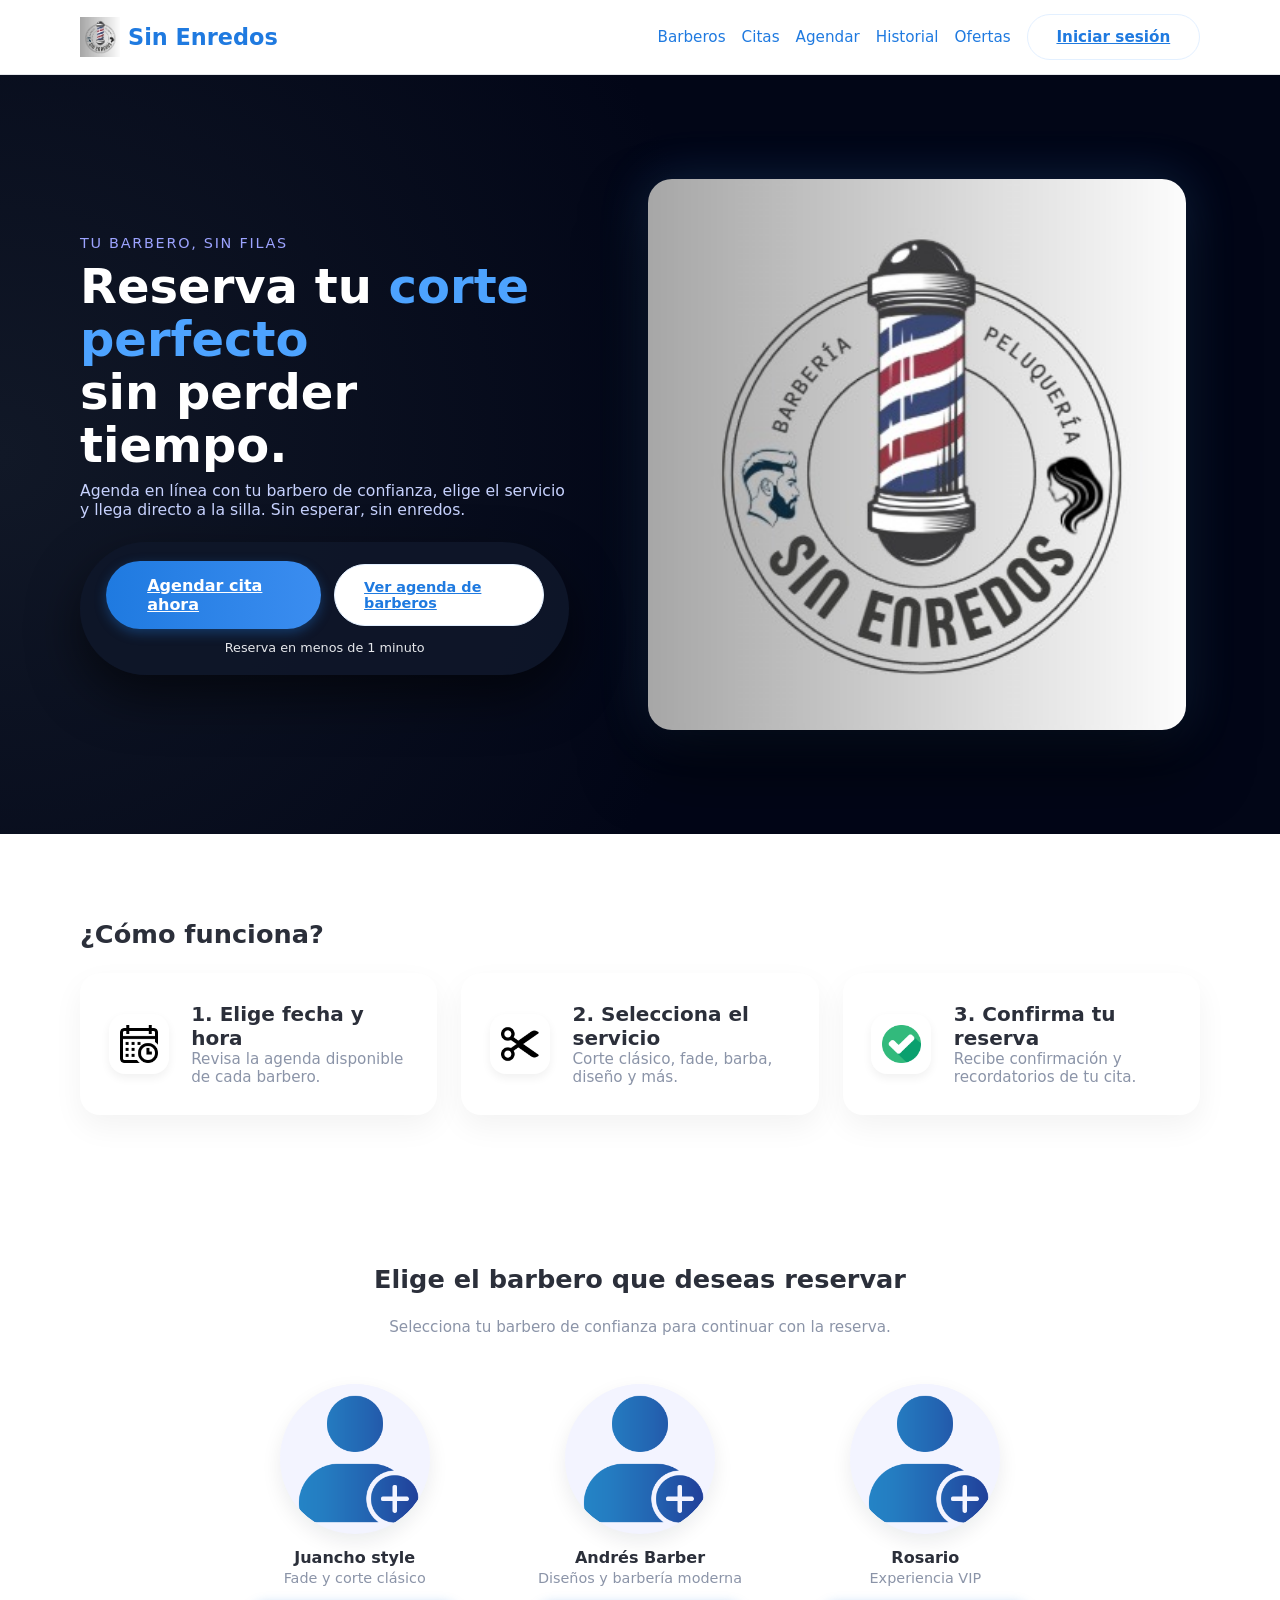
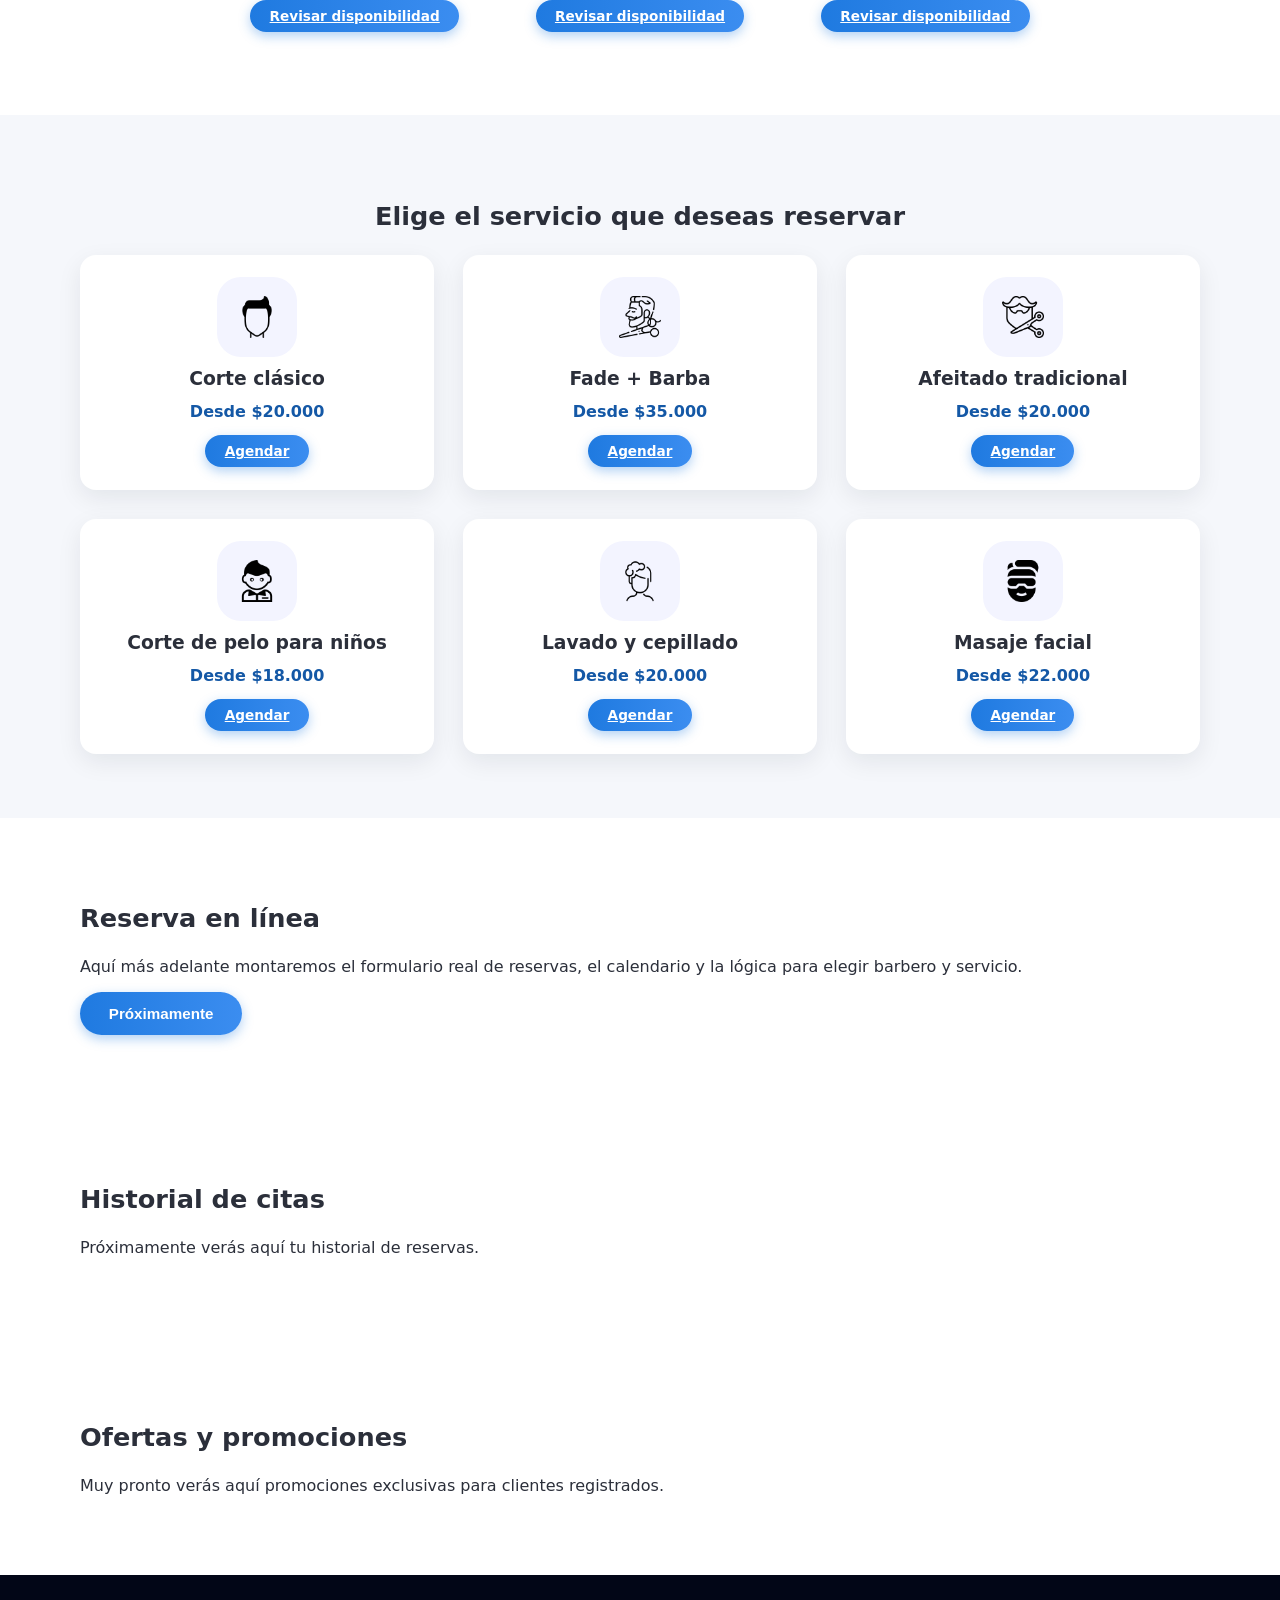
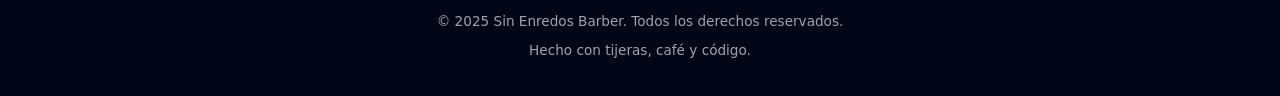
<file: index.html>
<!doctype html>
<html lang="es">
  <head>
    <meta charset="UTF-8" />
    <meta name="viewport" content="width=device-width, initial-scale=1.0" />
    <title>Sin Enredos Barber</title>
    <link rel="stylesheet" href="styles.css" />
  </head>
  <body>
    <!-- Header / Navbar -->
    <header class="header">
      <div class="container header__content">
        <div class="logo">
          <img
            src="img/logo-sin-enredos.jpeg"
            alt="Logo Sin Enredos"
            class="logo__img"
          />
          <span class="logo__text">Sin Enredos</span>
        </div>

        <nav class="nav" id="nav">
          <!-- Menú principal en el header -->
          <a href="#barberos" class="nav__link">Barberos</a>
          <a href="#reserva" class="nav__link">Citas</a>
          <a href="#reserva" class="nav__link">Agendar</a>
          <a href="#historial" class="nav__link">Historial</a>
          <a href="#ofertas" class="nav__link">Ofertas</a>
          <a href="login.html" class="btn btn--secondary">Iniciar sesión</a>
        </nav>

        <!-- Botón hamburguesa (mobile) -->
        <button class="hamburger" id="hamburger" aria-label="Abrir menú">
          <span></span>
          <span></span>
          <span></span>
        </button>
      </div>
    </header>

    <main>
      <!-- Hero -->
      <section class="hero hero--banner">
        <div class="container hero__content">
          <!-- COLUMNA IZQUIERDA: TEXTO -->
          <div class="hero__text">
            <p class="hero__eyebrow">Tu barbero, sin filas</p>
            <h1>
              Reserva tu <span>corte perfecto</span><br />
              sin perder tiempo.
            </h1>
            <p class="hero__sub">
              Agenda en línea con tu barbero de confianza, elige el servicio y
              llega directo a la silla. Sin esperar, sin enredos.
            </p>

            <div class="hero__cta hero__cta--big">
              <div class="hero__actions">
                <!-- CTA principal: va al flujo de agendar -->
                <a
                  href="agendar-barbero.html"
                  class="btn btn--primary btn--hero"
                >
                  Agendar cita ahora
                </a>

                <!-- Segundo CTA: también lleva al flujo de barbero -->
                <a
                  href="agendar-barbero.html"
                  class="btn btn--secondary btn--hero-secondary"
                >
                  Ver agenda de barberos
                </a>
              </div>

              <div class="hero__meta">
                <span>Reserva en menos de 1 minuto</span>
              </div>
            </div>
          </div>

          <!-- COLUMNA DERECHA: IMAGEN -->
          <div class="hero__image">
            <img src="img/logo-sin-enredos.jpeg" alt="logo-sin-enredos" />
          </div>
        </div>
      </section>

      <!-- Cómo funciona -->
      <section class="section" id="como-funciona">
        <div class="container">
          <h2>¿Cómo funciona?</h2>

          <div class="steps">
            <div class="step">
              <div class="step__icon">
                <img src="img/calendario.png" alt="calendario" />
              </div>
              <div class="step__content">
                <h3>1. Elige fecha y hora</h3>
                <p>Revisa la agenda disponible de cada barbero.</p>
              </div>
            </div>

            <div class="step">
              <div class="step__icon">
                <img src="img/tijeras.png" alt="tijeras" />
              </div>
              <div class="step__content">
                <h3>2. Selecciona el servicio</h3>
                <p>Corte clásico, fade, barba, diseño y más.</p>
              </div>
            </div>

            <div class="step">
              <div class="step__icon">
                <img src="img/check.png" alt="check" />
              </div>
              <div class="step__content">
                <h3>3. Confirma tu reserva</h3>
                <p>Recibe confirmación y recordatorios de tu cita.</p>
              </div>
            </div>
          </div>
        </div>
      </section>

      <!-- Barberos -->
      <section class="section" id="barberos">
        <div class="container">
          <h2 class="section-title">Elige el barbero que deseas reservar</h2>
          <p class="section-subtitle">
            Selecciona tu barbero de confianza para continuar con la reserva.
          </p>

          <div class="barberos-selector">
            <!-- Barbero 1 -->
            <div class="barbero-option">
              <div class="barbero-option__circle">
                <img src="img/barbero1.png" alt="Barbero Juancho style" />
              </div>
              <span class="barbero-option__name">Juancho style</span>
              <span class="barbero-option__tag">Fade y corte clásico</span>
              <a
                href="agendar-barbero.html"
                class="btn btn--primary btn--small barbero-option__btn"
              >
                Revisar disponibilidad
              </a>
            </div>

            <!-- Barbero 2 -->
            <div class="barbero-option">
              <div class="barbero-option__circle">
                <img src="img/barbero1.png" alt="Barbero Andrés Barber" />
              </div>
              <span class="barbero-option__name">Andrés Barber</span>
              <span class="barbero-option__tag"
                >Diseños y barbería moderna</span
              >
              <a
                href="agendar-barbero.html"
                class="btn btn--primary btn--small barbero-option__btn"
              >
                Revisar disponibilidad
              </a>
            </div>

            <!-- Barbero 3 -->
            <div class="barbero-option">
              <div class="barbero-option__circle">
                <img src="img/barbero1.png" alt="Barbera Rosario" />
              </div>
              <span class="barbero-option__name">Rosario</span>
              <span class="barbero-option__tag">Experiencia VIP</span>
              <a
                href="agendar-barbero.html"
                class="btn btn--primary btn--small barbero-option__btn"
              >
                Revisar disponibilidad
              </a>
            </div>
          </div>
        </div>
      </section>

      <!-- Servicios -->
      <section class="section section--light" id="servicios">
        <div class="container">
          <h2 class="section-title">Elige el servicio que deseas reservar</h2>

          <div class="services">
            <!-- Servicio 1 -->
            <article class="service-card">
              <div class="service-card__icon">
                <img src="img/corte.png" alt="Corte clásico" />
              </div>
              <h3>Corte clásico</h3>
              <span class="service-card__price">Desde $20.000</span>
              <a href="agendar-barbero.html" class="btn btn--primary btn--small"
                >Agendar</a
              >
            </article>

            <!-- Servicio 2 -->
            <article class="service-card">
              <div class="service-card__icon">
                <img src="img/fade-barba.png" alt="Fade + Barba" />
              </div>
              <h3>Fade + Barba</h3>
              <span class="service-card__price">Desde $35.000</span>
              <a href="agendar-barbero.html" class="btn btn--primary btn--small"
                >Agendar</a
              >
            </article>

            <!-- Servicio 3 -->
            <article class="service-card">
              <div class="service-card__icon">
                <img
                  src="img/afeitado-tradicional.png"
                  alt="Afeitado tradicional"
                />
              </div>
              <h3>Afeitado tradicional</h3>
              <span class="service-card__price">Desde $20.000</span>
              <a href="agendar-barbero.html" class="btn btn--primary btn--small"
                >Agendar</a
              >
            </article>

            <!-- Servicio 4 -->
            <article class="service-card">
              <div class="service-card__icon">
                <img src="img/corte-ninos.png" alt="Corte de pelo para niños" />
              </div>
              <h3>Corte de pelo para niños</h3>
              <span class="service-card__price">Desde $18.000</span>
              <a href="agendar-barbero.html" class="btn btn--primary btn--small"
                >Agendar</a
              >
            </article>

            <!-- Servicio 5 -->
            <article class="service-card">
              <div class="service-card__icon">
                <img src="img/lavado.png" alt="Lavado y cepillado" />
              </div>
              <h3>Lavado y cepillado</h3>
              <span class="service-card__price">Desde $20.000</span>
              <a href="agendar-barbero.html" class="btn btn--primary btn--small"
                >Agendar</a
              >
            </article>

            <!-- Servicio 6 -->
            <article class="service-card">
              <div class="service-card__icon">
                <img src="img/masaje-facial.png" alt="Masaje facial" />
              </div>
              <h3>Masaje facial</h3>
              <span class="service-card__price">Desde $22.000</span>
              <a href="agendar-barbero.html" class="btn btn--primary btn--small"
                >Agendar</a
              >
            </article>
          </div>
        </div>
      </section>

      <!-- Sección futura de reservas -->
      <section class="section" id="reserva">
        <div class="container">
          <h2>Reserva en línea</h2>
          <p>
            Aquí más adelante montaremos el formulario real de reservas, el
            calendario y la lógica para elegir barbero y servicio.
          </p>
          <button class="btn btn--primary" disabled>Próximamente</button>
        </div>
      </section>

      <!-- Secciones vacías para que los enlaces del menú no se rompan -->
      <section class="section" id="historial">
        <div class="container">
          <h2>Historial de citas</h2>
          <p>Próximamente verás aquí tu historial de reservas.</p>
        </div>
      </section>

      <section class="section" id="ofertas">
        <div class="container">
          <h2>Ofertas y promociones</h2>
          <p>
            Muy pronto verás aquí promociones exclusivas para clientes
            registrados.
          </p>
        </div>
      </section>
    </main>

    <!-- Footer -->
    <footer class="footer">
      <div class="container footer__content">
        <p>© 2025 Sin Enredos Barber. Todos los derechos reservados.</p>
        <p>Hecho con tijeras, café y código.</p>
      </div>
    </footer>

    <script src="script.js"></script>
  </body>
</html>
</file>
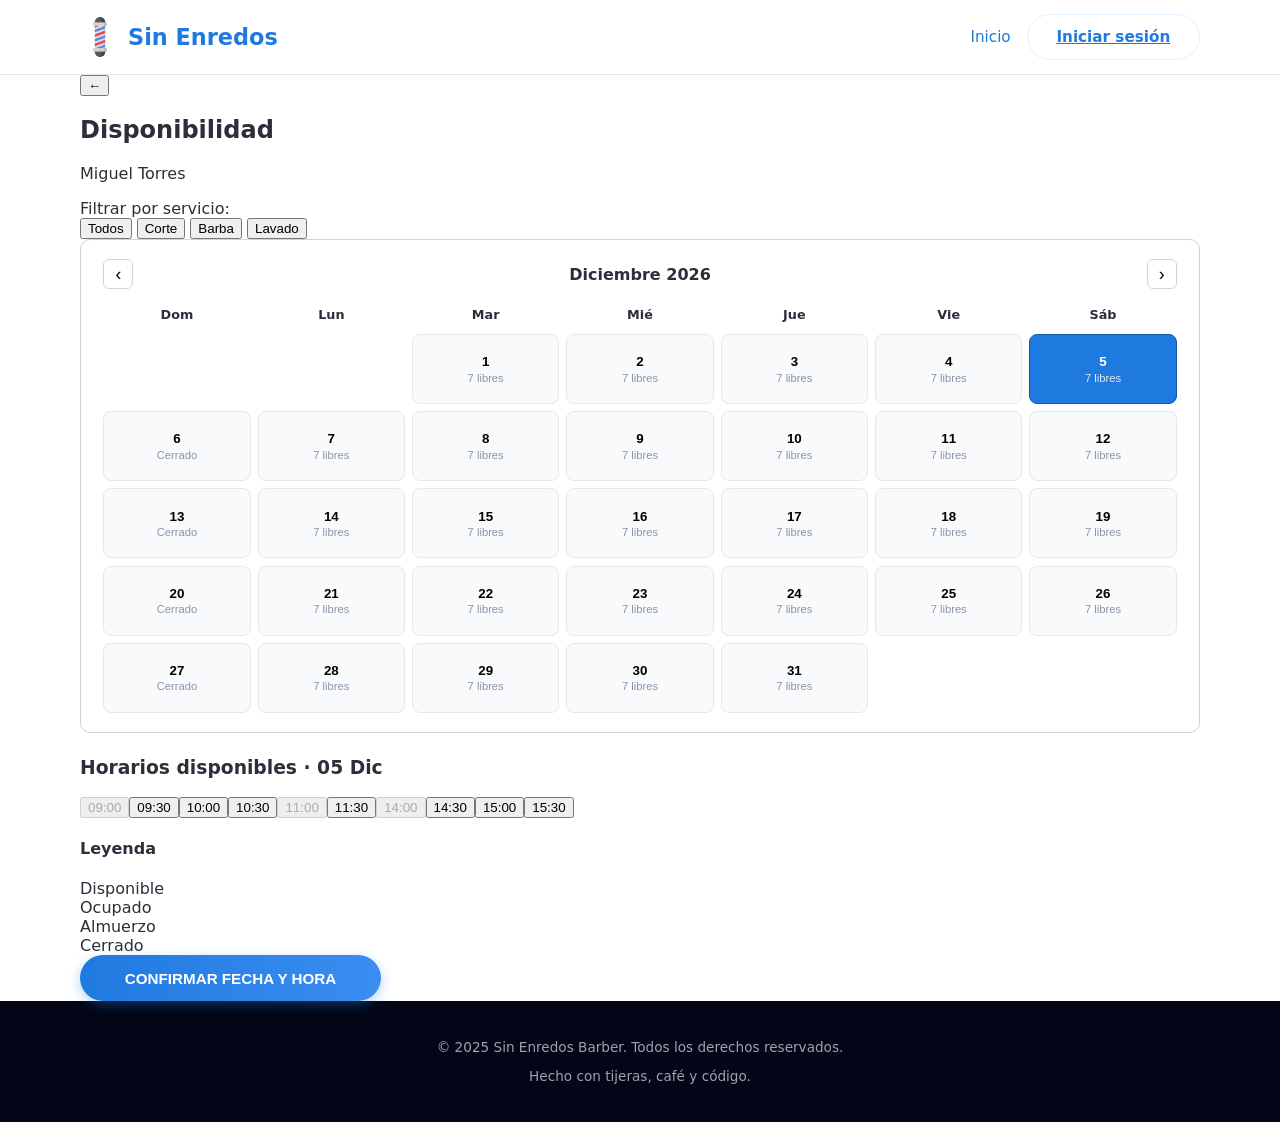
<file: disponibilidad-barbero.html>
<!DOCTYPE html>
<html lang="es">
<head>
  <meta charset="UTF-8" />
  <meta name="viewport" content="width=device-width, initial-scale=1.0" />
  <title>Disponibilidad | Sin Enredos Barber</title>
  <link rel="stylesheet" href="styles.css" />
</head>
<body>

  <header class="header">
    <div class="container header__content">
      <div class="logo">
        <img src="img/logo.png" alt="Logo Sin Enredos" class="logo__img">
        <span class="logo__text">Sin Enredos</span>
      </div>

      <nav class="nav">
        <a href="index.html" class="nav__link">Inicio</a>
        <a href="login.html" class="btn btn--secondary">Iniciar sesión</a>
      </nav>
    </div>
  </header>

  <main>
    <section class="booking booking--availability">
      <div class="container booking__inner">

        <!-- Encabezado -->
        <header class="booking-header">
          <button class="booking-back" onclick="history.back()">
            ←
          </button>
          <div>
            <h1 class="booking-title">Disponibilidad</h1>
            <p class="booking-subtitle">Miguel Torres</p>
          </div>
        </header>

        <!-- Filtros por servicio -->
        <div class="availability-filters">
          <span>Filtrar por servicio:</span>
          <div class="availability-chips">
            <button class="chip chip--active">Todos</button>
            <button class="chip">Corte</button>
            <button class="chip">Barba</button>
            <button class="chip">Lavado</button>
          </div>
        </div>

        <!-- Calendario INTERACTIVO -->
        <section class="calendar">
          <header class="calendar-header">
            <button class="calendar-nav" data-dir="prev">‹</button>
            <h2 id="calendar-month-label"></h2>
            <button class="calendar-nav" data-dir="next">›</button>
          </header>

          <div class="calendar-grid" id="calendar-grid">
            <!-- El JS llena todo aquí -->
          </div>
        </section>

        <!-- Horarios del día -->
        <section class="time-slots-section">
          <h3 class="time-slots-title" id="time-slots-title">
            Horarios disponibles
          </h3>

          <div class="time-slots" id="time-slots">
            <!-- El JS genera los botones de horas -->
          </div>
        </section>

        <!-- Leyenda -->
        <section class="availability-legend">
          <h4>Leyenda</h4>
          <div class="legend-grid">
            <div class="legend-item">
              <span class="legend-box legend-box--available"></span>
              <span>Disponible</span>
            </div>
            <div class="legend-item">
              <span class="legend-box legend-box--busy"></span>
              <span>Ocupado</span>
            </div>
            <div class="legend-item">
              <span class="legend-box legend-box--lunch"></span>
              <span>Almuerzo</span>
            </div>
            <div class="legend-item">
              <span class="legend-box legend-box--closed"></span>
              <span>Cerrado</span>
            </div>
          </div>
        </section>

        <!-- Botón confirmar -->
        <button class="btn btn--primary booking-continue">
          CONFIRMAR FECHA Y HORA
        </button>


      </div>
    </section>
  </main>

  <footer class="footer">
    <div class="container footer__content">
      <p>© 2025 Sin Enredos Barber. Todos los derechos reservados.</p>
      <p>Hecho con tijeras, café y código.</p>
    </div>
  </footer>

  <!-- JS del calendario interactivo -->
  <script>
    document.addEventListener('DOMContentLoaded', function () {
      var monthLabel = document.getElementById('calendar-month-label');
      var calendarGrid = document.getElementById('calendar-grid');
      var slotsTitle = document.getElementById('time-slots-title');
      var slotsContainer = document.getElementById('time-slots');

      var monthNames = [
        'Enero', 'Febrero', 'Marzo', 'Abril', 'Mayo', 'Junio',
        'Julio', 'Agosto', 'Septiembre', 'Octubre', 'Noviembre', 'Diciembre'
      ];
      var monthNamesShort = [
        'Ene', 'Feb', 'Mar', 'Abr', 'May', 'Jun',
        'Jul', 'Ago', 'Sep', 'Oct', 'Nov', 'Dic'
      ];
      var dayLabels = ['Dom', 'Lun', 'Mar', 'Mié', 'Jue', 'Vie', 'Sáb'];

      // Horarios base
      var baseSlots = [
        '09:00', '09:30', '10:00', '10:30',
        '11:00', '11:30',
        '14:00', '14:30', '15:00', '15:30'
      ];

      var current = new Date(); // mes actual

      function formatDateLabel(date) {
        var d = String(date.getDate()).padStart(2, '0');
        var m = monthNamesShort[date.getMonth()];
        return d + ' ' + m;
      }

      function renderSlots(date) {
        slotsContainer.innerHTML = '';

        var isSunday = date.getDay() === 0;
        if (isSunday) {
          slotsTitle.textContent = 'Sin horarios · ' + formatDateLabel(date);
          var p = document.createElement('p');
          p.textContent = 'Este día está cerrado.';
          p.className = 'time-slots-empty';
          slotsContainer.appendChild(p);
          return;
        }

        slotsTitle.textContent =
          'Horarios disponibles · ' + formatDateLabel(date);

        baseSlots.forEach(function (time, index) {
          var btn = document.createElement('button');
          btn.textContent = time;
          btn.className = 'time-slot';

          // Ocupamos algunos para que se vea real
          if (index === 0 || index === 4 || index === 6) {
            btn.disabled = true;
          }

          btn.addEventListener('click', function () {
            Array.prototype.forEach.call(
              document.querySelectorAll('.time-slot'),
              function (b) { b.classList.remove('time-slot--selected'); }
            );
            btn.classList.add('time-slot--selected');
          });

          slotsContainer.appendChild(btn);
        });
      }

      function renderCalendar(date) {
        var year = date.getFullYear();
        var month = date.getMonth();
        monthLabel.textContent = monthNames[month] + ' ' + year;

        calendarGrid.innerHTML = '';

        // labels de días
        dayLabels.forEach(function (label) {
          var span = document.createElement('span');
          span.className = 'calendar-day calendar-day--label';
          span.textContent = label;
          calendarGrid.appendChild(span);
        });

        var firstDay = new Date(year, month, 1);
        var lastDay = new Date(year, month + 1, 0);
        var startWeekday = firstDay.getDay(); // 0 = domingo

        // huecos antes del día 1
        for (var i = 0; i < startWeekday; i++) {
          var blank = document.createElement('div');
          blank.className = 'calendar-day calendar-day--muted';
          calendarGrid.appendChild(blank);
        }

        // días del mes
        for (var day = 1; day <= lastDay.getDate(); day++) {
          (function (dayNumber) {
            var d = new Date(year, month, dayNumber);
            var btn = document.createElement('button');
            btn.className = 'calendar-day';
            btn.dataset.date = d.toISOString().slice(0, 10);

            var spanDay = document.createElement('span');
            spanDay.textContent = dayNumber;
            btn.appendChild(spanDay);

            var status = document.createElement('span');
            status.className = 'calendar-day__status';

            if (d.getDay() === 0) {
              status.textContent = 'Cerrado';
            } else {
              status.textContent = (baseSlots.length - 3) + ' libres';
            }

            btn.appendChild(status);

            btn.addEventListener('click', function () {
              Array.prototype.forEach.call(
                document.querySelectorAll('.calendar-day--selected'),
                function (el) { el.classList.remove('calendar-day--selected'); }
              );
              btn.classList.add('calendar-day--selected');
              renderSlots(d);
            });

            calendarGrid.appendChild(btn);
          })(day);
        }

        // Seleccionar automáticamente el día de hoy (si está en este mes)
        var today = new Date();
        if (
          today.getFullYear() === year &&
          today.getMonth() === month
        ) {
          var todayStr = today.toISOString().slice(0, 10);
          var todayBtn = calendarGrid.querySelector(
            '.calendar-day[data-date="' + todayStr + '"]'
          );
          if (todayBtn) {
            todayBtn.classList.add('calendar-day--selected');
            renderSlots(today);
          }
        }
      }

      // Navegación de mes
      Array.prototype.forEach.call(
        document.querySelectorAll('.calendar-nav'),
        function (btn) {
          btn.addEventListener('click', function () {
            var dir = btn.dataset.dir;
            current.setMonth(current.getMonth() + (dir === 'next' ? 1 : -1));
            renderCalendar(current);

            // Buscar el primer día seleccionable (no domingo)
            var firstSelectable = new Date(
              current.getFullYear(),
              current.getMonth(),
              1
            );
            while (firstSelectable.getDay() === 0) {
              firstSelectable.setDate(firstSelectable.getDate() + 1);
            }

            // marcar seleccionado
            var dateStr = firstSelectable.toISOString().slice(0, 10);
            var btnDay = calendarGrid.querySelector(
              '.calendar-day[data-date="' + dateStr + '"]'
            );
            if (btnDay) {
              btnDay.classList.add('calendar-day--selected');
            }
            renderSlots(firstSelectable);
          });
        }
      );

      // inicializar
      renderCalendar(current);
      renderSlots(current);
    });
  </script>
</file>
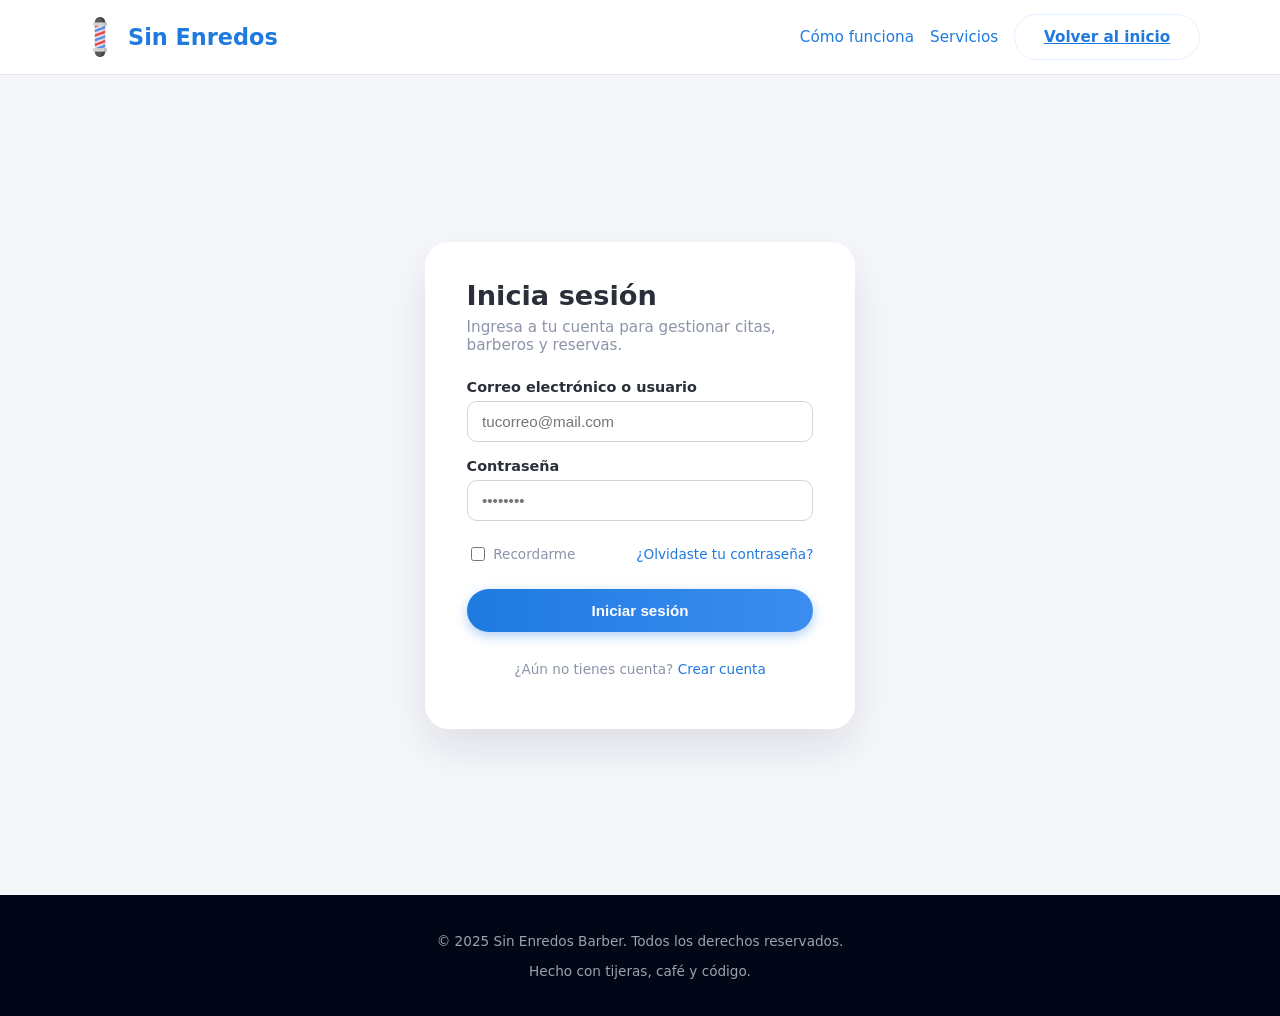
<file: login.html>
<!DOCTYPE html>
<html lang="es">
<head>
  <meta charset="UTF-8" />
  <meta name="viewport" content="width=device-width, initial-scale=1.0" />
  <title>Iniciar sesión | Sin Enredos Barber</title>
  <link rel="stylesheet" href="styles.css" />
</head>
<body>

  <!-- Header / Navbar -->
  <header class="header">
    <div class="container header__content">
      <div class="logo">
        <img src="img/logo.png" alt="Logo Sin Enredos" class="logo__img">
        <span class="logo__text">Sin Enredos</span>
      </div>

      <nav class="nav" id="nav">
        <a href="index.html#como-funciona" class="nav__link">Cómo funciona</a>
        <a href="index.html#servicios" class="nav__link">Servicios</a>
        <a href="index.html" class="btn btn--secondary">Volver al inicio</a>
      </nav>

      <!-- Botón hamburguesa (si luego quieres hacerlo responsive) -->
      <button class="hamburger" id="hamburger" aria-label="Abrir menú">
        <span></span>
        <span></span>
        <span></span>
      </button>
    </div>
  </header>

  <!-- MAIN: Login -->
  <main>
    <section class="auth-section">
      <div class="container auth-wrapper">

        <div class="auth-card">
          <h1 class="auth-title">Inicia sesión</h1>
          <p class="auth-subtitle">
            Ingresa a tu cuenta para gestionar citas, barberos y reservas.
          </p>

          <form class="auth-form">
            <div class="auth-field">
              <label for="email">Correo electrónico o usuario</label>
              <input
                type="email"
                id="email"
                class="auth-input"
                placeholder="tucorreo@mail.com" />
            </div>

            <div class="auth-field">
              <label for="password">Contraseña</label>
              <input
                type="password"
                id="password"
                class="auth-input"
                placeholder="••••••••" />
            </div>

            <div class="auth-row">
              <label class="auth-remember">
                <input type="checkbox" />
                <span>Recordarme</span>
              </label>
              <a href="#" class="auth-link">¿Olvidaste tu contraseña?</a>
            </div>

            <button type="submit" class="btn btn--primary auth-submit">
              Iniciar sesión
            </button>

            <p class="auth-footer-text">
            ¿Aún no tienes cuenta?
            <a href="registro.html" class="auth-link">Crear cuenta</a>
            </p>
          </form>
        </div>

      </div>
    </section>
  </main>

  <!-- Footer -->
  <footer class="footer">
    <div class="container footer__content">
      <p>© 2025 Sin Enredos Barber. Todos los derechos reservados.</p>
      <p>Hecho con tijeras, café y código.</p>
    </div>
  </footer>

  <script src="script.js"></script>
</body>
</html>
</file>
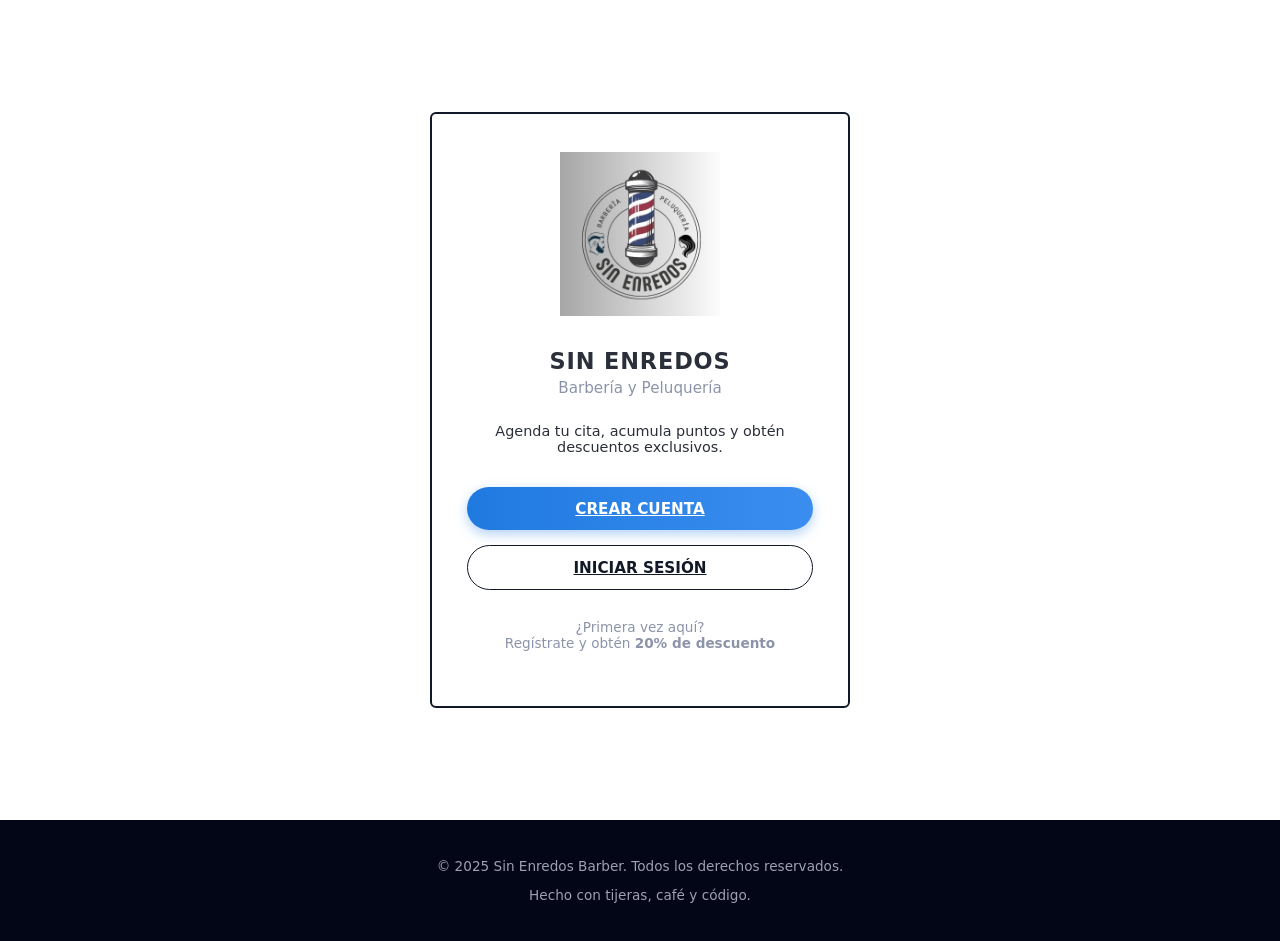
<file: registro.html>
<!DOCTYPE html>
<html lang="es">
<head>
  <meta charset="UTF-8" />
  <meta name="viewport" content="width=device-width, initial-scale=1.0" />
  <title>Crear cuenta | Sin Enredos Barber</title>
  <link rel="stylesheet" href="styles.css" />
</head>
<body>

  <main>
    <section class="onboarding-section">
      <div class="container onboarding-wrapper">
        <div class="onboarding-card">

          <img
            src="img/logo-sin-enredos.jpeg"
            alt="Logo Sin Enredos"
            class="onboarding-logo"
          >

          <h1 class="onboarding-title">SIN ENREDOS</h1>
          <p class="onboarding-subtitle">Barbería y Peluquería</p>

          <p class="onboarding-copy">
            Agenda tu cita, acumula puntos y obtén<br>
            descuentos exclusivos.
          </p>

          <!-- Botones principales -->
          <a href="#" class="btn btn--primary onboarding-btn">
            CREAR CUENTA
          </a>

          <a href="login.html" class="btn btn--secondary onboarding-btn onboarding-btn--outline">
            INICIAR SESIÓN
          </a>

          <p class="onboarding-note">
            ¿Primera vez aquí?<br>
            Regístrate y obtén <strong>20% de descuento</strong>
          </p>

        </div>
      </div>
    </section>
  </main>

  <footer class="footer">
    <div class="container footer__content">
      <p>© 2025 Sin Enredos Barber. Todos los derechos reservados.</p>
      <p>Hecho con tijeras, café y código.</p>
    </div>
  </footer>

</body>
</html>
</file>
<file: styles.css>
/* =============================================================
   VARIABLES & RESETEO
============================================================= */
:root {
  --bg-page: #ffffff;
  --bg-soft: #f5f7fb;

  --card-bg: #f9fafb;

  --primary: #1f7ae0;
  --primary-dark: #1458a6;
  --primary-soft: #e3f0ff;

  --text-main: #2b2f3a;
  --text-soft: #8b94a8;

  --radius-lg: 18px;

  --shadow-soft: 0 8px 24px rgba(15, 23, 42, 0.08);
}

*, *::before, *::after {
  box-sizing: border-box;
}

body {
  margin: 0;
  font-family: "Poppins", system-ui, -apple-system, BlinkMacSystemFont,
    "Segoe UI", sans-serif;
  background-color: var(--bg-page);
  color: var(--text-main);
}


/* =============================================================
   UTILIDADES
============================================================= */
.container {
  width: min(1120px, 100% - 2.5rem);
  margin: 0 auto;
}

.btn {
  border: none;
  padding: 0.8rem 1.8rem;
  border-radius: 999px;
  font-weight: 600;
  cursor: pointer;
  font-size: 0.95rem;
  transition: transform 0.15s ease, box-shadow 0.15s ease,
    background-color 0.15s ease, color 0.15s ease;
}

.btn:hover {
  transform: translateY(-1px);
  box-shadow: var(--shadow-soft);
}

.btn--primary {
  background: linear-gradient(90deg, #1f7ae0, #3b8df0);
  color: #ffffff;
  box-shadow: 0 4px 12px rgba(31, 122, 224, 0.35);
  transition: all 0.2s ease;
}

.btn--primary:hover {
  background: linear-gradient(90deg, #1862b5, #3278ca);
  box-shadow: 0 6px 16px rgba(31, 122, 224, 0.45);
  transform: translateY(-2px);
}

.btn--primary:active {
  transform: scale(0.95);
}

.btn--secondary {
  background-color: #ffffff;
  color: var(--primary);
  border: 1px solid var(--primary-soft);
}

.btn--small {
  padding: 0.5rem 1.2rem;
  font-size: 0.85rem;
}


/* =============================================================
   HEADER
============================================================= */
.header {
  position: sticky;
  top: 0;
  z-index: 10;
  background: #ffffff;
  border-bottom: 1px solid #e5e7eb;
}

.header__content {
  display: flex;
  align-items: center;
  justify-content: space-between;
  padding: 0.9rem 0;
}

/* Logo */
.logo {
  display: flex;
  align-items: center;
  gap: 0.5rem;
}

.logo__icon {
  font-size: 1.3rem;
}

.logo__img {
  width: 40px;
  height: 40px;
  object-fit: contain;
}

.logo__text {
  font-size: 1.4rem;
  font-weight: 700;
  color: var(--primary);
}

/* Nav */
.nav {
  display: flex;
  align-items: center;
  gap: 1rem;
}

.nav__link {
  color: var(--primary);
  text-decoration: none;
  font-size: 0.95rem;
}

.nav__link:hover {
  text-decoration: underline;
}

/* Hamburguesa */
.hamburger {
  width: 2.3rem;
  height: 2.3rem;
  border-radius: 999px;
  border: 1px solid rgba(255, 255, 255, 0.4);
  background: transparent;
  display: flex;
  align-items: center;
  justify-content: center;
  flex-direction: column;
  gap: 0.25rem;
  cursor: pointer;
}

.hamburger span {
  background: var(--primary);
}

/* Menú móvil */
.nav--open {
  position: absolute;
  inset: 100% 0 auto 0;
  background: #0d1f1f;
  padding: 0.75rem 1.25rem 1rem;
  display: flex;
  flex-direction: column;
  gap: 0.75rem;
}


/* =============================================================
   HERO
============================================================= */
.hero.hero--banner {
  position: relative;
  padding: 4rem 0;
  color: #ffffff;
  background: radial-gradient(circle at left, #111827 0, #020617 55%, #020617 100%);
  overflow: hidden;
}

.hero__content {
  position: relative;
  z-index: 1;
  display: flex;
  flex-direction: column;
  align-items: flex-start;
  gap: 2rem;
  min-height: 380px;
  text-align: left;
  padding: 2.5rem 0;
}

.hero__text {
  max-width: 560px;
}

/* Imagen lado derecho */
.hero__image {
  flex: 1;
  display: flex;
  justify-content: center;
  align-items: center;
  padding-left: 1rem;
}

.hero__image img {
  width: 95%;
  max-width: 680px;
  height: auto;
  object-fit: cover;
  border-radius: 24px;
  box-shadow:
    0 35px 65px rgba(0,0,0,0.55),
    0 0 50px rgba(77, 160, 255, 0.20);
  transition: 0.3s ease;
}

.hero__image img:hover {
  transform: translateY(0) scale(1.02);
  box-shadow:
    0 40px 75px rgba(0,0,0,0.65),
    0 0 55px rgba(77, 160, 255, 0.22);
}

/* Textos del hero */
.hero__eyebrow {
  margin: 0 0 0.6rem;
  font-size: 0.9rem;
  letter-spacing: 0.12em;
  text-transform: uppercase;
  color: #9ca3ff;
}

.hero__text h1 {
  margin: 0 0 0.6rem;
  font-size: 2.6rem;
  line-height: 1.1;
}

.hero__text h1 span {
  color: #4da3ff;
}

.hero__sub {
  margin: 0 0 1rem;
  color: #c7d2fe;
  font-size: 0.98rem;
}

/* CTA grande */
.hero__cta.hero__cta--big {
  margin-top: 0.4rem;
  padding: 1.2rem 1.6rem;
  background: rgba(15, 23, 42, 0.9);
  border-radius: 999px;
  display: inline-flex;
  flex-direction: column;
  gap: 0.7rem;
  box-shadow: 0 22px 50px rgba(0, 0, 0, 0.55);
}

.hero__cta.hero__cta--big .hero__actions {
  display: flex;
  align-items: center;
  justify-content: center;
  gap: 0.8rem;
}

.btn.btn--hero {
  font-size: 1rem;
  padding: 0.95rem 2.6rem;
}

.btn--hero-secondary {
  font-size: 0.9rem;
  padding: 0.85rem 1.8rem;
}

.hero__meta {
  display: flex;
  gap: 1.4rem;
  font-size: 0.8rem;
  color: #e5e7eb;
  flex-wrap: wrap;
  justify-content: center;
}

.hero__meta span {
  display: flex;
  align-items: center;
  gap: 0.25rem;
}


/* =============================================================
   SECCIONES GENERALES
============================================================= */
.section {
  padding: 4rem 0;
}

.section--light {
  background: var(--bg-soft);
}

.section h2 {
  font-size: 1.6rem;
  margin-bottom: 1.5rem;
}

/* Títulos centrados reutilizables */
.section-title {
  text-align: center;
  font-size: 1.6rem;
  margin-bottom: 0.3rem;
}

.section-subtitle {
  text-align: center;
  color: var(--text-soft);
  font-size: 0.95rem;
  margin-bottom: 2rem;
}


/* =============================================================
   PASOS (CÓMO FUNCIONA)
============================================================= */
.steps {
  display: grid;
  gap: 1.5rem;
}

.step {
  display: flex;
  align-items: center;
  gap: 1.4rem;
  background: #ffffff;
  padding: 1.8rem;
  border-radius: 20px;
  box-shadow: 0 12px 30px rgba(0,0,0,0.05);
  transition: transform 0.15s ease, box-shadow 0.15s ease;
}

.step:hover {
  transform: translateY(-3px);
  box-shadow: 0 16px 36px rgba(0,0,0,0.07);
}

.step__icon {
  min-width: 60px;
  height: 60px;
  background: #ffffff;
  border-radius: 16px;
  display: flex;
  align-items: center;
  justify-content: center;
  box-shadow: 0 4px 10px rgba(0,0,0,0.06);
}

.step__icon img {
  width: 2.4rem;
  height: 2.4rem;
  object-fit: contain;
}

.step h3 {
  margin: 0;
  font-size: 1.25rem;
  font-weight: 700;
  color: var(--text-main);
}

.step p {
  margin: 0;
  color: var(--text-soft);
  font-size: 0.95rem;
}


/* =============================================================
   SELECTOR DE BARBEROS (CÍRCULOS)
============================================================= */
.barberos-selector {
  display: flex;
  justify-content: center;
  gap: 2rem;
  flex-wrap: wrap;
}

/* Tarjeta del barbero */
.barbero-option {
  background: transparent;
  text-align: center;
  padding: 1rem 1.4rem 1.2rem;
  outline: none;
  display: flex;
  flex-direction: column;
  align-items: center;
  border-radius: 20px;
  transition: transform 0.2s ease, box-shadow 0.2s ease, background 0.2s ease;
}

.barbero-option:hover {
  background: #f9fafb;
  transform: translateY(-3px);
  box-shadow: 0 12px 30px rgba(15, 23, 42, 0.12);
}

/* Círculo de la foto */
.barbero-option__circle {
  width: 150px;
  height: 150px;
  border-radius: 50%;
  background: #f3f4ff;
  overflow: hidden;
  box-shadow: 0 8px 20px rgba(15, 23, 42, 0.08);
  transition: transform 0.2s ease, box-shadow 0.2s ease;
}

/* Imagen del barbero */
.barbero-option__circle img {
  width: 100%;
  height: 100%;
  object-fit: cover;
  display: block;
  border-radius: 50%;
}

/* Nombre y descripción */
.barbero-option__name {
  display: block;
  margin-top: 0.9rem;
  font-weight: 700;
  font-size: 1rem;
  color: var(--text-main);
}

.barbero-option__tag {
  display: block;
  font-size: 0.9rem;
  margin-top: 0.15rem;
  color: var(--text-soft);
}

/* Botón de disponibilidad */
.barbero-option__btn {
  margin-top: 0.9rem;
}

/* Hover del círculo: efecto más suave */
.barbero-option:hover .barbero-option__circle {
  transform: translateY(-2px);
  box-shadow: 0 8px 18px rgba(15, 23, 42, 0.12);
}

/* Estado ACTIVO: sin borde azul y con sombra discreta */
.barbero-option--active {
  background: #f5f7fb;
  box-shadow: 0 6px 16px rgba(15, 23, 42, 0.10);
}

/* Círculo del activo: igual que los demás */
.barbero-option--active .barbero-option__circle {
  box-shadow: 0 8px 20px rgba(15, 23, 42, 0.08);
}

.barbero-option--active .barbero-option__name {
  color: var(--primary-dark);
}

.barbero-option--active .barbero-option__tag {
  color: var(--text-main);
}

/* Responsive barberos */
@media (max-width: 600px) {
  .barbero-option__circle {
    width: 130px;
    height: 130px;
  }
}


/* =============================================================
   SERVICIOS
============================================================= */
.services {
  display: grid;
  grid-template-columns: repeat(3, minmax(0, 1fr));
  gap: 1.8rem;
}

.service-card {
  background: #ffffff;
  padding: 1.4rem 1.6rem;
  border-radius: 16px;
  box-shadow: var(--shadow-soft);
  text-align: center;
  display: flex;
  flex-direction: column;
  align-items: center;
  gap: 0.4rem;
  transition: transform 0.15s ease, box-shadow 0.15s ease;
}

.service-card:hover {
  transform: translateY(-4px);
  box-shadow: 0 18px 35px rgba(31, 122, 224, 0.18);
  background-color: #f7f9fc;
}

.service-card__icon {
  width: 80px;
  height: 80px;
  border-radius: 24px;
  background: #f3f4ff;
  display: flex;
  align-items: center;
  justify-content: center;
  margin-bottom: 0.3rem;
  transition: background 0.2s ease, transform 0.2s ease;
}

.service-card:hover .service-card__icon {
  background: #e9f0ff;
  transform: scale(1.05);
}

.service-card__icon img {
  width: 42px;
  height: 42px;
}

.service-card h3 {
  margin-top: 0;
  margin-bottom: 0.4rem;
}

.service-card p {
  margin: 0 0 0.4rem;
  color: var(--text-soft);
}

.service-card__price {
  margin-bottom: 0.5rem;
  font-weight: 600;
  color: var(--primary-dark);
}


/* =============================================================
   MENÚ PRINCIPAL
============================================================= */
.menu-grid {
  display: flex;
  justify-content: center;
  gap: 1.2rem;
  flex-wrap: wrap;
  margin-top: 1.8rem;
}

.menu-btn {
  min-width: 150px;
  padding: 0.85rem 1.8rem;
  border-radius: 999px;
  border: 1px solid #d1d5db;
  background: #ffffff;
  font-size: 0.95rem;
  font-weight: 600;
  color: var(--text-main);
  cursor: pointer;
  box-shadow: 0 6px 14px rgba(15, 23, 42, 0.06);
  transition: transform 0.18s ease, box-shadow 0.18s ease,
              background-color 0.18s ease, color 0.18s ease,
              border-color 0.18s ease;
}

.menu-btn:hover {
  background: linear-gradient(90deg, #1f7ae0, #3b8df0);
  color: #ffffff;
  border-color: transparent;
  transform: translateY(-2px);
  box-shadow: 0 10px 22px rgba(31, 122, 224, 0.35);
}


/* =============================================================
   FOOTER
============================================================= */
.footer {
  background: #020617;
  color: #9ca3af;
  padding: 1.5rem 0;
  font-size: 0.85rem;
}

.footer__content {
  text-align: center;
}


/* =============================================================
   MEDIA QUERIES
============================================================= */
@media (min-width: 768px) {

  .nav {
    display: flex;
  }

  .nav--open {
    position: static;
    flex-direction: row;
    padding: 0;
    background: transparent;
  }

  .hamburger {
    display: none;
  }

  .hero__content {
    display: grid;
    grid-template-columns: 1.05fr 1.25fr;
    align-items: center;
    gap: 3rem;
  }

  .hero__text h1 {
    font-size: 3rem;
  }

  .steps {
    grid-template-columns: repeat(3, minmax(0, 1fr));
  }

  .services {
    grid-template-columns: repeat(3, minmax(0, 1fr));
  }
}

@media (max-width: 900px) {
  .menu-grid {
    gap: 1rem;
  }
}

@media (max-width: 500px) {
  .menu-grid {
    flex-direction: column;
    align-items: center;
  }
}


/* =============================================================
   LOGIN / AUTH
============================================================= */
.auth-section {
  background: var(--bg-soft);
  min-height: calc(100vh - 80px); /* alto casi pantalla completa */
  display: flex;
  align-items: center;
  padding: 3.5rem 0;
}

.auth-wrapper {
  display: flex;
  justify-content: center;
}

.auth-card {
  width: 100%;
  max-width: 430px;
  background: #ffffff;
  border-radius: 24px;
  padding: 2.4rem 2.6rem;
  box-shadow: 0 20px 45px rgba(15, 23, 42, 0.1);
}

.auth-title {
  margin: 0 0 0.4rem;
  font-size: 1.7rem;
}

.auth-subtitle {
  margin: 0 0 1.6rem;
  font-size: 0.95rem;
  color: var(--text-soft);
}

.auth-form {
  display: flex;
  flex-direction: column;
  gap: 1rem;
}

.auth-field label {
  display: block;
  font-size: 0.9rem;
  font-weight: 600;
  margin-bottom: 0.35rem;
}

.auth-input {
  width: 100%;
  padding: 0.7rem 0.9rem;
  border-radius: 10px;
  border: 1px solid #d1d5db;
  font-size: 0.95rem;
  outline: none;
  transition: border-color 0.15s ease, box-shadow 0.15s ease;
}

.auth-input:focus {
  border-color: var(--primary);
  box-shadow: 0 0 0 1px rgba(31, 122, 224, 0.35);
}

.auth-row {
  display: flex;
  justify-content: space-between;
  align-items: center;
  margin-top: 0.4rem;
}

.auth-remember {
  display: flex;
  align-items: center;
  gap: 0.35rem;
  font-size: 0.85rem;
  color: var(--text-soft);
}

.auth-remember input {
  width: 14px;
  height: 14px;
}

.auth-link {
  font-size: 0.85rem;
  color: var(--primary);
  text-decoration: none;
}

.auth-link:hover {
  text-decoration: underline;
}

.auth-submit {
  width: 100%;
  margin-top: 0.6rem;
}

.auth-footer-text {
  margin-top: 0.8rem;
  font-size: 0.85rem;
  color: var(--text-soft);
  text-align: center;
}

/* Responsive login */
@media (max-width: 600px) {
  .auth-card {
    padding: 2rem 1.6rem;
  }
}

/* =============================================================
   ONBOARDING / REGISTRO
============================================================= */
.onboarding-section {
  min-height: calc(100vh - 80px);
  display: flex;
  align-items: center;
  padding: 3rem 0;
  background: var(--bg-page);
}

.onboarding-wrapper {
  display: flex;
  justify-content: center;
}

.onboarding-card {
  width: 100%;
  max-width: 420px;
  border: 2px solid #111827;
  border-radius: 6px;
  padding: 2.4rem 2.2rem 2.6rem;
  text-align: center;
  background: #ffffff;
}

.onboarding-logo {
  width: 160px;
  height: auto;
  object-fit: contain;
  margin-bottom: 1.8rem;
}

.onboarding-title {
  margin: 0 0 0.3rem;
  font-size: 1.4rem;
  letter-spacing: 0.04em;
}

.onboarding-subtitle {
  margin: 0 0 1.6rem;
  font-size: 0.95rem;
  color: var(--text-soft);
}

.onboarding-copy {
  margin: 0 0 2rem;
  font-size: 0.9rem;
}

.onboarding-btn {
  display: block;
  width: 100%;
  margin-bottom: 0.9rem;
}

.onboarding-btn--outline {
  background: #ffffff;
  color: #111827;
  border: 1px solid #111827;
  box-shadow: none;
}

.onboarding-btn--outline:hover {
  background: #111827;
  color: #ffffff;
}

.onboarding-note {
  margin-top: 1.8rem;
  font-size: 0.85rem;
  color: var(--text-soft);
}

/* =============================================================
   ONBOARDING / REGISTRO
============================================================= */
.time-slots-empty {
  font-size: 0.85rem;
  color: var(--text-soft);
}

/* ====================== CALENDARIO DISPONIBILIDAD ======================= */

.calendar {
  border: 1px solid #d1d5db;
  border-radius: 10px;
  background: #ffffff;
  padding: 1.2rem 1.4rem;
  margin-bottom: 1.5rem;
}

.calendar-header {
  display: flex;
  align-items: center;
  justify-content: space-between;
  margin-bottom: 0.8rem;
}

.calendar-header h2 {
  margin: 0;
  font-size: 1rem;
  font-weight: 600;
}

.calendar-nav {
  width: 30px;
  height: 30px;
  border-radius: 6px;
  border: 1px solid #d1d5db;
  background: #ffffff;
  cursor: pointer;
  font-size: 1.1rem;
  line-height: 1;
}

/* Aquí está la magia: 7 columnas fijas */
.calendar-grid {
  display: grid;
  grid-template-columns: repeat(7, minmax(0, 1fr));
  gap: 0.45rem;
  font-size: 0.8rem;
}

/* Día normal */
.calendar-day {
  border: 1px solid #e5e7eb;
  border-radius: 8px;
  background: #f9fafb;
  min-height: 70px;
  padding: 0.3rem 0.2rem;
  text-align: center;
  display: flex;
  flex-direction: column;
  justify-content: center;
  align-items: center;
}

.calendar-day > span:first-child {
  font-weight: 600;
  margin-bottom: 0.15rem;
}

/* Texto de “3 libres”, “Cerrado”, etc */
.calendar-day__status {
  font-size: 0.7rem;
  color: var(--text-soft);
}

/* Encabezados Dom/Lun/Mar... */
.calendar-day--label {
  border: none;
  background: transparent;
  box-shadow: none;
  min-height: auto;
  font-weight: 600;
}

/* Huecos antes/después del mes */
.calendar-day--muted {
  border: none;
  background: transparent;
  box-shadow: none;
}

/* Día seleccionado */
.calendar-day--selected {
  background: var(--primary);
  border-color: var(--primary-dark);
  color: #ffffff;
}

.calendar-day--selected .calendar-day__status {
  color: #e5e7eb;
}

/* Un poquito de resalte al pasar el mouse */
.calendar-day:not(.calendar-day--label):not(.calendar-day--muted):hover {
  cursor: pointer;
  border-color: var(--primary);
}

/* ====== Tarjetas de barbero en el flujo de agendar ====== */

.barbero-radio {
  display: none;  /* escondemos el radio, usamos la tarjeta como selector */
}

/* Que las tarjetas sean clicables tipo botón */
.barbero-option--booking {
  cursor: pointer;
}

/* Info de rating debajo del subtítulo */
.barbero-rating {
  margin-top: 0.3rem;
  font-size: 0.8rem;
  color: var(--text-soft);
  display: flex;
  gap: 0.25rem;
  justify-content: center;
}

.barbero-rating span:first-child {
  font-weight: 600;
}

/* Botón "Ver perfil completo" dentro de la tarjeta */
.barbero-option__btn-secondary {
  margin-top: 0.6rem;
}

/* Reutilizamos tu estado activo pero un pelín más marcado para este flujo */
.barbero-option--booking.barbero-option--active {
  background: #f5f7fb;
  box-shadow: 0 8px 24px rgba(15, 23, 42, 0.08);
}

.barbero-option--booking.barbero-option--active .barbero-option__name {
  color: var(--primary-dark);
}


/* ====== Sección de Agendar barbero (márgenes similares al index) ====== */

#agendar-barbero.section {
  padding-top: 4rem;
  padding-bottom: 4rem;
}

.barberos-selector--booking {
  margin-top: 2rem;
}

/* radios ocultos: la tarjeta es el selector */
.barbero-radio {
  display: none;
}

/* Tarjetas clicables en este flujo */
.barbero-option--booking {
  cursor: pointer;
}

/* Cuando está seleccionada */
.barbero-option--booking.barbero-option--active {
  background: #f5f7fb;
  box-shadow: 0 8px 24px rgba(15, 23, 42, 0.08);
}

.barbero-option--booking.barbero-option--active .barbero-option__name {
  color: var(--primary-dark);
}

/* Rating debajo del subtítulo */
.barbero-rating {
  margin-top: 0.3rem;
  font-size: 0.8rem;
  color: var(--text-soft);
  display: flex;
  gap: 0.25rem;
  justify-content: center;
}

.barbero-rating span:first-child {
  font-weight: 600;
}

.barbero-option__btn-secondary {
  margin-top: 0.6rem;
}

/* Contenedor del botón continuar */
.agendar-actions {
  margin-top: 2.5rem;
  text-align: center;
}

.booking-continue {
  padding: 0.9rem 2.8rem;
}

.booking-hu {
  margin-top: 1rem;
  text-align: center;
  font-size: 0.8rem;
  color: var(--text-soft);
}
</file>
